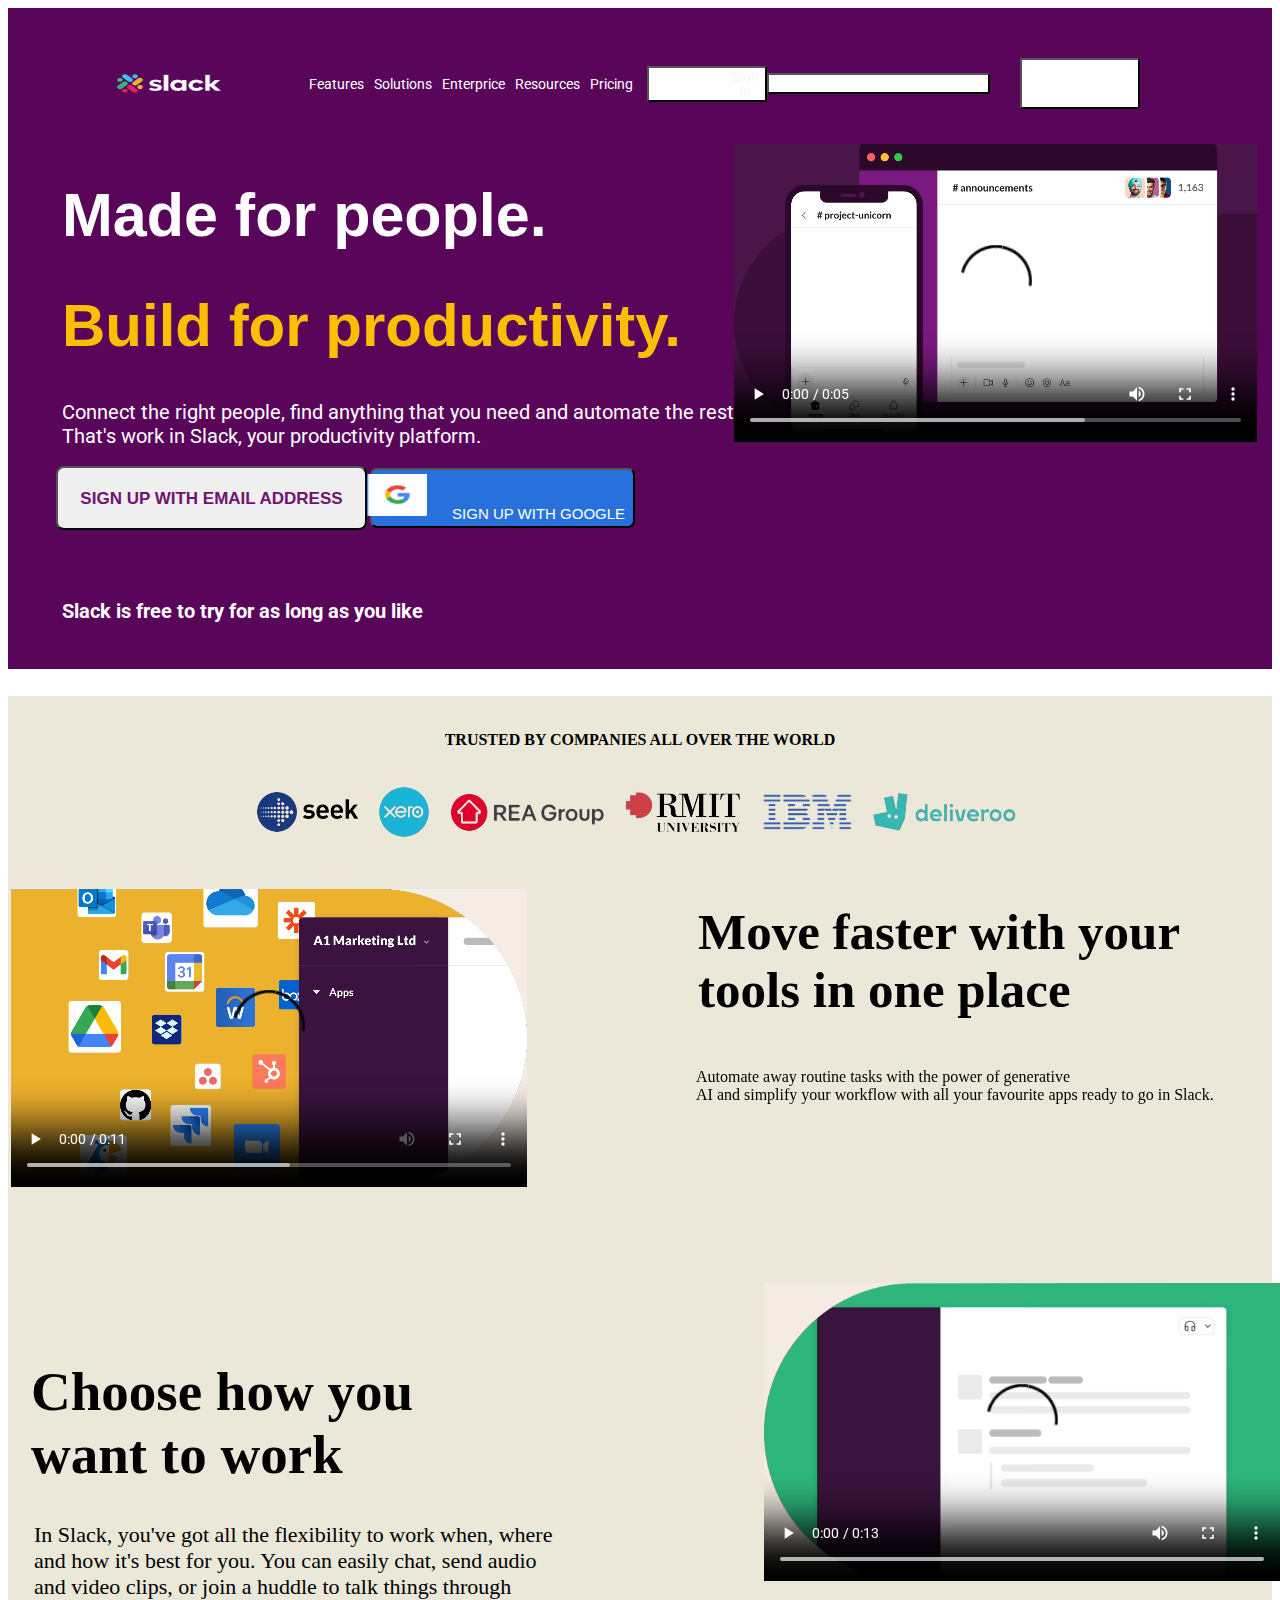
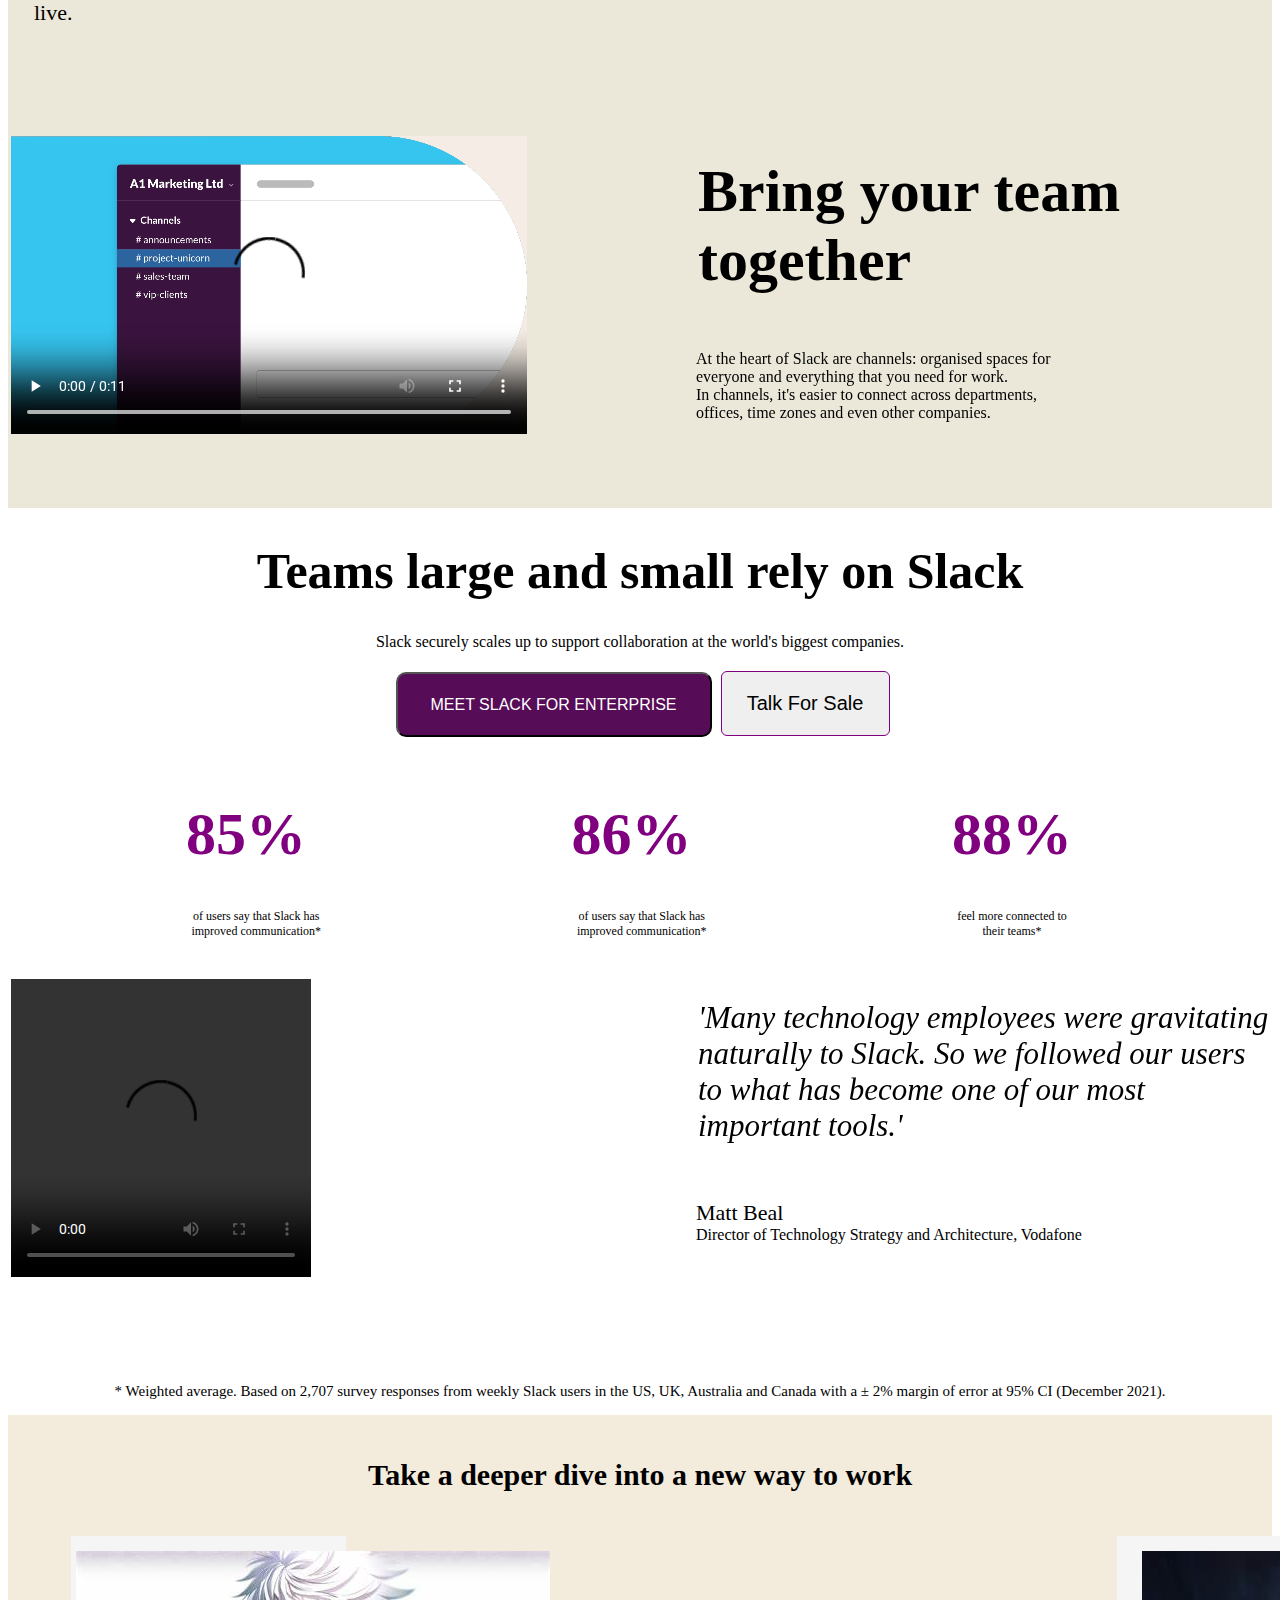
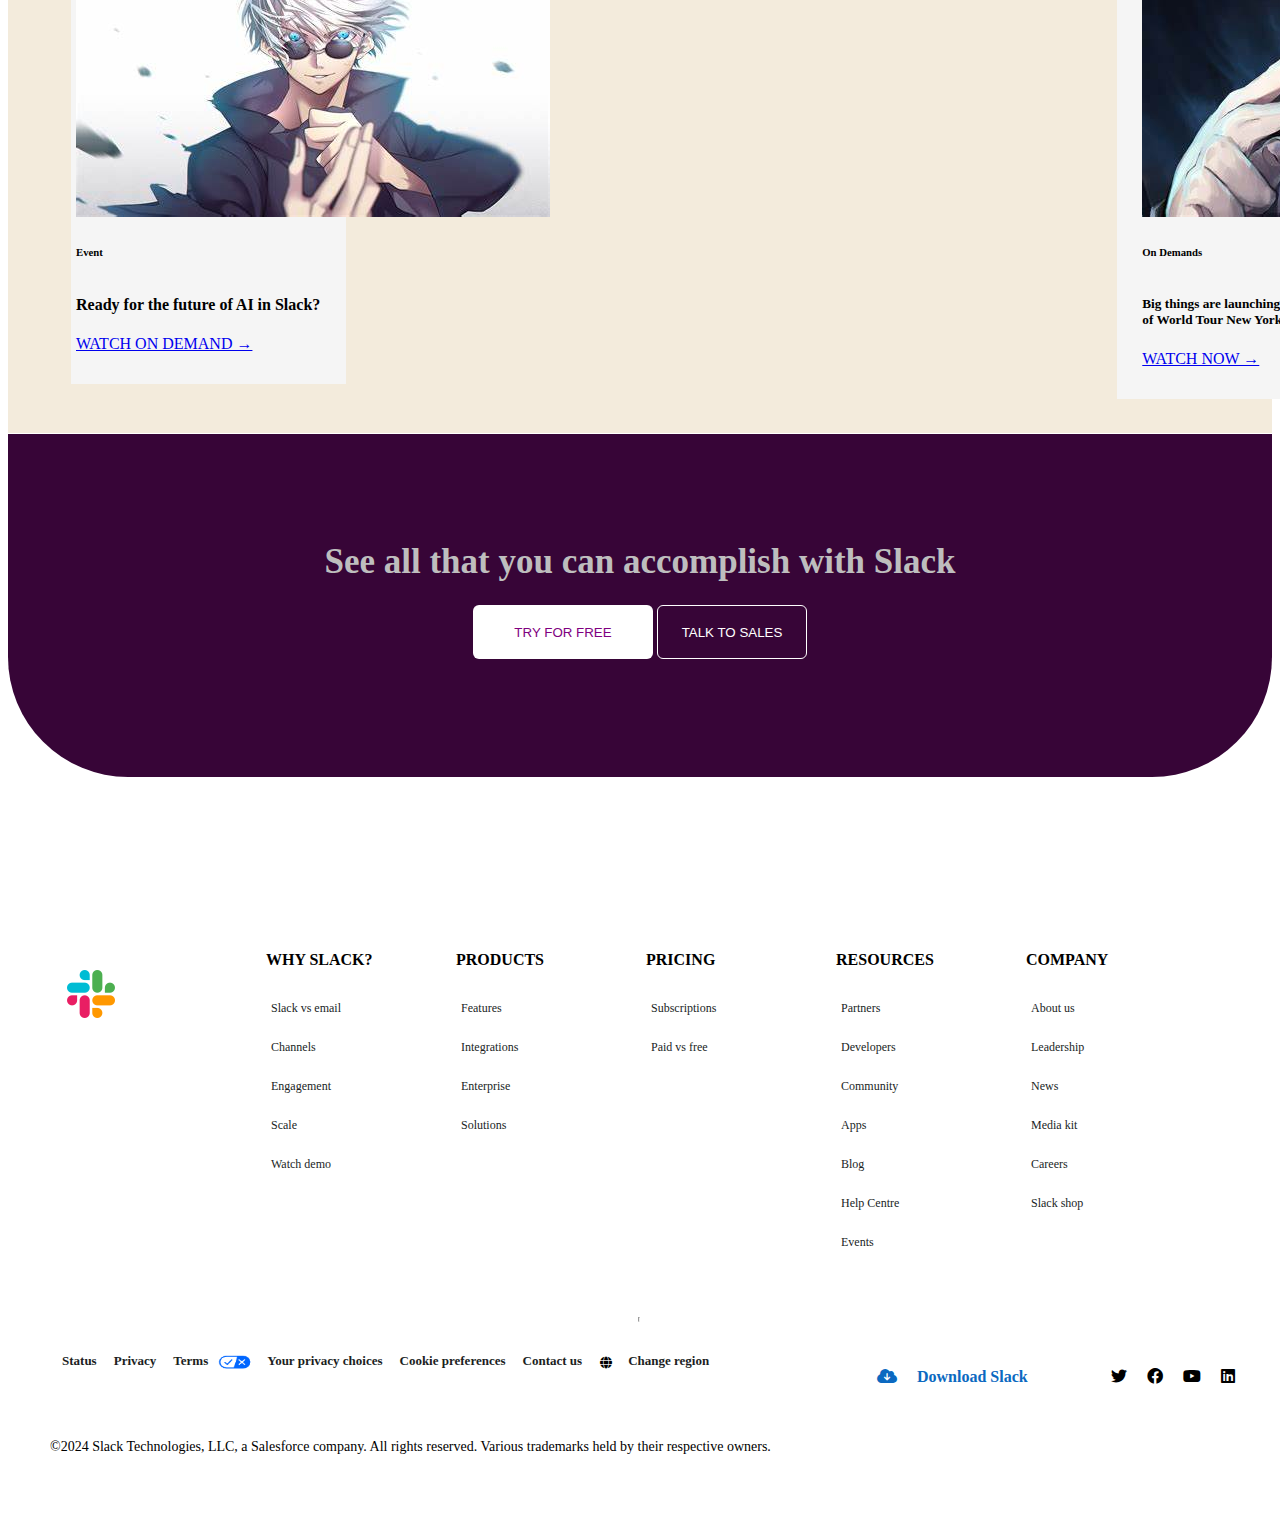
<file: Index2.html>
<!DOCTYPE html>
<html lang="en">

<head>
  <meta charset="UTF-8" />
  <meta name="viewport" content="width=device-width,initial-scale=1.0" />
  <meta name="description" content="" />
  <title>Slack-web-page</title>
  <link rel="preconnect" href="https://fonts.googleapis.com">
  <link rel="preconnect" href="https://fonts.gstatic.com" crossorigin>
  <link href="https://fonts.googleapis.com/css2?family=Poppins:wght@600&family=Roboto:wght@400;700&display=swap"
    rel="stylesheet">
  <link rel="icon" href="favicon.png">
  <link rel="preconnect" href="https://fonts.googleapis.com">
  <link rel="preconnect" href="https://fonts.gstatic.com" crossorigin>
  <link href="https://fonts.googleapis.com/css2?family=Poppins:wght@600&display=swap" rel="stylesheet">
  <link rel="stylesheet" href="index2.css">
  <link href="https://cdn.jsdelivr.net/npm/bootstrap@5.3.2/dist/css/bootstrap.min.css" rel="stylesheet"
    integrity="sha384-T3c6CoIi6uLrA9TneNEoa7RxnatzjcDSCmG1MXxSR1GAsXEV/Dwwykc2MPK8M2HN" crossorigin="anonymous">
  <link rel="stylesheet" href="https://cdnjs.cloudflare.com/ajax/libs/font-awesome/6.0.0/css/all.min.css">


</head>

<body>
  <header class="header-hero">

    <nav class="header-nav">
      <a href="https://slack.com/intl/en-in/">
        <div class="header-logo">
          <img src="slack.web.png" alt="logo" class="header-logo-image">

        </div>
      </a>

      <div class="container">
        <ul class="header-link-list">
          <li class="header-link-list">
            <a href="#"></a>Features
            <ul class="drop-down">
              <li>COLLABORATION</li>
              <li>AUTOMATION</li>
              <li>ENTERPRISE PLATFORM</li>
            </ul>
          </li>
          <li class="header-link-list">
            <a href="#"></a>Solutions
            <ul class="drop-down">
              <li>BY DEPARTMENT</li>
              <li>BY INDUSTRY</li>

            </ul>
          </li>
          <li class="header-link-list">
            <a href="#"></a>Enterprice
          </li>
          <li class="header-link-list">
            <a href="#"></a>Resources
            <ul class="drop-down">
              <li>Resources Library</li>
              <li>
                What's new</li>
              <li>Watch demo</li>
            </ul>
          </li>
          <li class="header-link-list">
            <a href="#"></a>Pricing
          </li>

        </ul>

      </div>


      <div>

        <i class="fa-solid fa-magnifying-glass"></i>
        <a href="https://www.google.in/">
        </a>
      </div>

      <a href="http://127.0.0.1:5500/sign-in.html">
        <button id="sign5" type="button" class=" btn btn-light-">
          Sign In
        </button>
      </a>



      <button type="button" class="btn btn-outline-light">Talk To Sale</button>

      <div class="navigation">


        <button type="button" class="btn btn-light">Try For Free</button>
      </div>

    </nav>

    <div class="header-hero-content">
      <div class="header-hero-text">
        <h1 class="header-hero-text-primary">
          Made for people.
        </h1>
        <h1 class="header-hero-text-secondary">
          Build for productivity.
        </h1>
        <p>
          Connect the right people, find anything that you need and automate the rest. That's work in Slack, your
          productivity platform.
        </p>
        <div class="header-hero-login-signup">
          <a href="https://mail.google.com/?login">
            <button id="gmail-logo" class='header-hero-signup-email'>
              SIGN UP WITH EMAIL ADDRESS
            </button>
          </a>
          <a " href=" https://www.google.in/">
            <button id="googlelogo" class='header-hero-signup-google'>
              <img src=" google.logo.png" alt="Logo" class="logo-google">
              SIGN UP WITH GOOGLE

            </button>
          </a>
        </div>
        <h4 class="h4-p">Slack is free to try for as long as you like</h4>
      </div>
      <div class="hero-content-video">
        <video controls autoplay loop class="video-web-1">
          <source src="slack..mp4" type="video/mp4">
        </video>
      </div>

    </div>

  </header>
  <div class="content-box">

    <div class="flex-grow-1 ms-3">
      <h5 class="mt-0">TRUSTED BY COMPANIES ALL OVER THE WORLD</h5>
    </div>

    <div class="flex-grow-1 ms-3">
      <img src="company-1.png" alt="logo">
    </div>

    <div class="video-source">
      <video controls autoplay loop class="video-web-2">
        <source src="Using the Workday.webm" type="video/mp4">
      </video>
      <h1 class="float-left-1">Move faster with your tools in one place</h1>
      <p class="float-1">Automate away routine tasks with the power of generative<br> AI and simplify your workflow
        with all your favourite apps ready to go in Slack.</p>
    </div>

    <div class="header-hero-content">
      <div class="header-hero-text">
        <h1 class="hero">
          Choose how you <br>want to work
        </h1>

        <p class="hero-1">
          In Slack, you've got all the flexibility to work when, where and how it's best for you. You can easily
          chat,
          send audio and video clips, or join a huddle to talk things through live.
        </p>

      </div>
      <div class="hero-content-video">
        <video controls autoplay loop class="video-web-3">
          <source src="mpvideo.webm" type="video/mp4">
        </video>
      </div>

    </div>
    <div class="video-source-1">
      <video controls autoplay loop class="video-web-4">
        <source src="connected.webm" type="video/mp4">
      </video>
      <div class="iron">


        <h1 class="float-left-2"><strong>Bring your team together</strong></h1>
        <p class="float-1">At the heart of Slack are channels: organised spaces for <br> everyone and everything
          that
          you need for work. <br> In channels, it's easier to connect across departments, <br> offices, time zones and
          even other companies.</p>
        <!-- <a id="spiderlink" class="spider" href="">Learn more about channels </a> -->
      </div>
    </div>
  </div>
  <div class="mad">
    <h1 class="hyper">Teams large and small rely on Slack</h1>
    <p>Slack securely scales up to support collaboration at the world's biggest companies.</p>

    <div class="android">

      <button type="button" class="normal">MEET SLACK FOR ENTERPRISE</button>
      <button type="button" class="white">Talk For Sale</button>
    </div>
  </div>
  <div class="origin">

    <div class="magic">
      <h1 class="num1">85%</h1>
      <p class="lord">of users say that Slack has improved communication*</p>
    </div>

    <div class="magician">
      <h1 class="num2">
        86%
      </h1>
      <p class="lord">of users say that Slack has improved communication*</p>
    </div>

    <div class="muscle">
      <h1 class="num3">
        88%
      </h1>
      <p class="lord">feel more connected to their teams*</p>
    </div>

  </div>
  <div class="video-source">
    <video controls autoplay loop class="video-web-5">
      <source
        src="https://a.slack-edge.com/1b4e2a3/marketing/img/homepage/true-prospects/customer-showcase/Vodafone_08.mp4"
        type="video/mp4">
    </video>
    <h4 class="float-left">'Many technology employees were gravitating naturally to Slack. So we followed our users to
      what has become one of our most important tools.'</h4>
    <p class="float-1">
      <span class="matabolic"> Matt Beal</span> <br>
      Director of Technology Strategy and Architecture, Vodafone
    </p>
  </div>

  <p class="enimy">* Weighted average. Based on 2,707 survey responses from weekly Slack users in the US, UK, Australia
    and Canada with a ± 2% margin of error at 95% CI (December 2021).</p>




  <div class="container2">
    <h1 class="legal">
      Take a deeper dive into a new way to work
    </h1>
    <div class="row row-cols-1 row-cols-md-4 g-4" style="padding-top: 30px;">
      <div id="alag" class="col">
        <div class="card h-100">
          <img src="gojo.jpg" class="card-img-top" alt="Loading">
          <div class="card-body">
            <h6 class="card-title">Event</h6>

            <h4 class="card-title">Ready for the future of AI in Slack?</h4>
            <p class="card-text">
              <a href="#">WATCH ON DEMAND →
            </p></a>
          </div>

        </div>
      </div>
      <div class="col">
        <div id="alag2" class="card h-100">
          <img src="2nd.jpg" class="card-img-top" alt="Loading">
          <div class="card-body">
            <h6 class="card-title">On Demands</h6>

            <h5 class="card-title">Big things are launching. Relive the highlights of World Tour New York!</h5>
            <p class="card-text">
              <a href="#">WATCH NOW →
            </p></a>
          </div>

        </div>
      </div>
      <div class="col">
        <div id="alag3" class="card h-100">
          <img src="gojo.jpg" class="card-img-top" alt="Loading">
          <div class="card-body">
            <h6 class="card-title">Customer story</h6><br>

            <h5 class="card-title">How OpenAI expands ChatGPT with Slack.</h5>
            <p class="card-text">
              <a href="#">READ MORE →
            </p></a>
          </div>

        </div>
      </div>
      <div class="col">
        <div class="card h-100">
          <img src="2nd.jpg" class="card-img-top" alt="Loading">
          <div class="card-body">
            <h6 class="card-title">Webinar</h6>
            <h5 class="card-title">Top Slack tips to boost productivity</h5>
            <p class="card-text">
              <a href="#">WATCH NOW → </a>
            </p>
          </div>

        </div>
      </div>
    </div>
  </div>
  <div class="marvel">
    <div class="ironman">
      <h1 class="thor">See all that you can accomplish with Slack</h1>

      <button type="button" class="blackwidow">TRY FOR FREE</button>
      <button type="button" class="natasha">TALK TO SALES</button>
    </div>
  </div>

  <div class="container3">
    <footer>
      <img src="./slack-logo.png">

      <div class="footer">
        <div class="contain">
          <div class="col">
            <h1>WHY SLACK?</h1>
            <ul>
              <li>Slack vs email</li>
              <li>Channels</li>
              <li>Engagement</li>
              <li>Scale</li>
              <li>Watch demo</li>
            </ul>
          </div>
          <div class="col">
            <h1>Products</h1>
            <ul>
              <li>Features</li>
              <li>Integrations</li>
              <li>Enterprise</li>
              <li>Solutions</li>
            </ul>
          </div>
          <div class="col">
            <h1>PRICING</h1>
            <ul>
              <li>Subscriptions</li>
              <li>Paid vs free</li>

            </ul>
          </div>
          <div class="col">
            <h1>Resources</h1>
            <ul>
              <li>Partners</li>
              <li>Developers</li>
              <li>Community</li>
              <li>Apps</li>
              <li>Blog</li>
              <li>Help Centre</li>
              <li>Events</li>
            </ul>
          </div>
          <div class="col">
            <h1>COMPANY</h1>
            <ul>
              <li>About us</li>
              <li>Leadership</li>
              <li>News</li>
              <li>Media kit</li>
              <li>Careers</li>
              <li>Slack shop</li>
            </ul>
          </div>
        </div>
      </div>
    </footer>
  </div>
  <div class="minit">
    <hr class="horizontal">
    <ul class="kumfu">
      <li>Status</li>
      <li>Privacy</li>
      <li>Terms</li>
      <img src="./tick-logo.png" class="tick">
      <li>Your privacy choices</li>
      <li>Cookie preferences</li>
      <li>Contact us</li>
      <i class="fa-solid fa-globe"></i>
      <li>Change region</li>
    </ul>
    <div class="antity">
      <ul class="download">
        <li><i class="fa-solid fa-cloud-arrow-down"></i></li>
        <li class="derive"> Download Slack</li>
        <li> <i class="fa-brands fa-twitter"></i></li>
        <li> <i class="fa-brands fa-facebook"></i></li>
        <li> <i class="fa-brands fa-youtube"></i></li>
        <li> <i class="fa-brands fa-linkedin"></i></li>
      </ul>
    </div>
    <p class="footer-para">
      ©2024 Slack Technologies, LLC, a Salesforce company. All rights reserved. Various trademarks held by their
      respective owners.
    </p>

  </div>
</body>

</html>
</file>
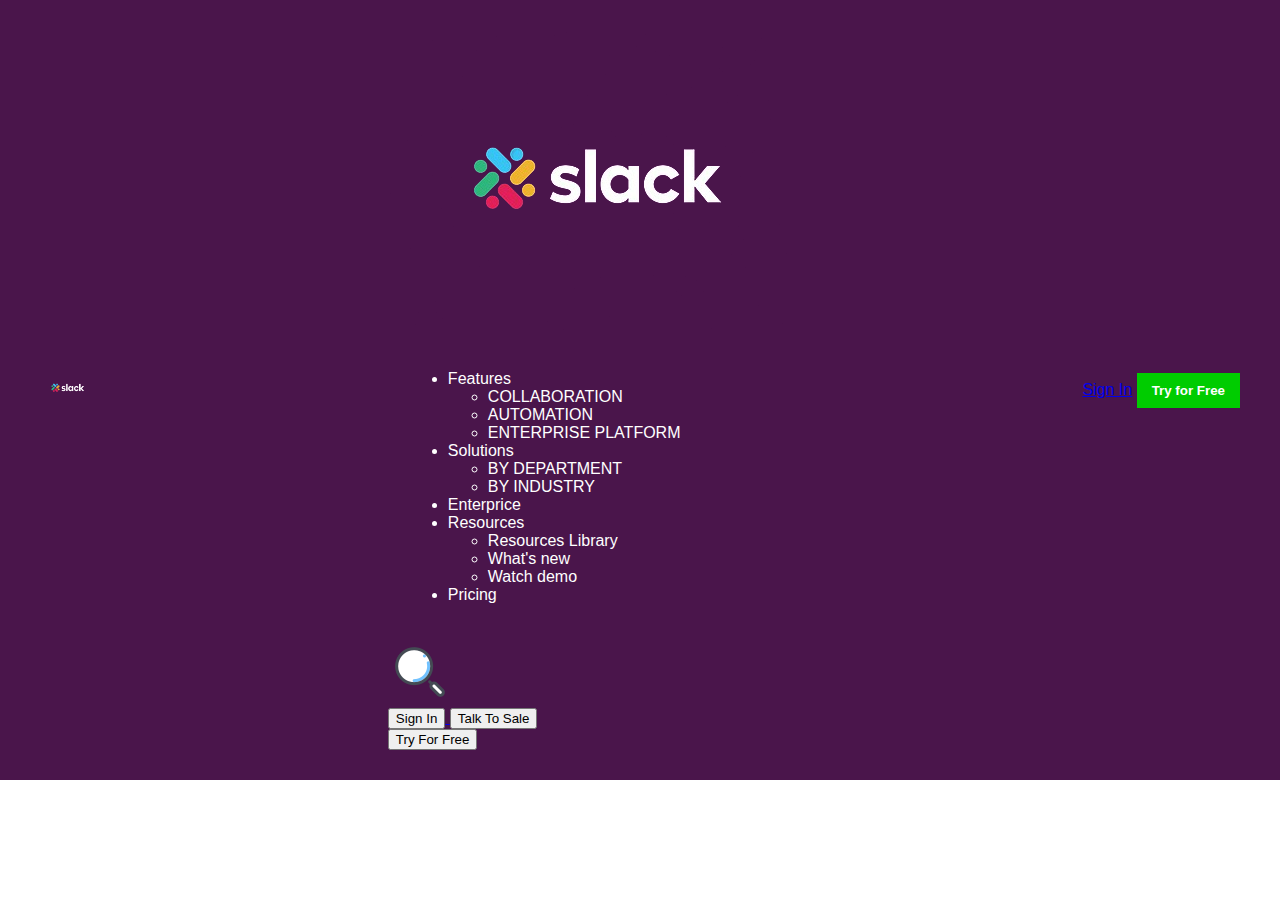
<file: index3.html>
<!DOCTYPE html>
<html lang="en">

<head>
    <meta charset="UTF-8">
    <meta name="viewport" content="width=device-width, initial-scale=1.0">
    <link rel="stylesheet" href="index3.css">
    <link rel="stylesheet" href="https://cdnjs.cloudflare.com/ajax/libs/font-awesome/6.1.0/css/all.min.css"
        integrity="sha384-KyZXEAg3QhqLMpG8r+Knujsl7/1L_dstPt3HV5HzF6Gvk/e3s4Wz6iJgD/+ub2oU" crossorigin="anonymous" />
    <title>Slack Navbar</title>
</head>

<body>

    <header class="navbar">
        <div class="container">
            <div class="logo">
                <a href="https://slack.com/intl/en-in/">
                    <div class="header-logo">
                      <img src="slack.web.png" alt="logo" class="header-logo-image">
            
                    </div>
                  </a>
            </div>
             <nav class="header-nav">
      <a href="https://slack.com/intl/en-in/">
        <div class="header-logo">
          <img src="slack.web.png" alt="logo" class="header-logo-image">

        </div>
      </a>

      <div class="container">
        <ul class="header-link-list">
          <li class="header-link-list">
            <a href="#"></a>Features
            <ul class="drop-down">
              <li>COLLABORATION</li>
              <li>AUTOMATION</li>
              <li>ENTERPRISE PLATFORM</li>
            </ul>
          </li>
          <li class="header-link-list">
            <a href="#"></a>Solutions
            <ul class="drop-down">
              <li>BY DEPARTMENT</li>
              <li>BY INDUSTRY</li>

            </ul>
          </li>
          <li class="header-link-list">
            <a href="#"></a>Enterprice
          </li>
          <li class="header-link-list">
            <a href="#"></a>Resources
            <ul class="drop-down">
              <li>Resources Library</li>
              <li>
                What's new</li>
              <li>Watch demo</li>
            </ul>
          </li>
          <li class="header-link-list">
            <a href="#"></a>Pricing
          </li>

        </ul>

      </div>


      <div>

        <a href="https://www.google.in/">
          <img src="searchlog.png" class="log">
        </a>
      </div>

      <a href="http://127.0.0.1:5500/sign-in.html">
        <button id="sign5" type="button" class=" btn btn-light-">
          Sign In
        </button>
      </a>



      <button type="button" class="btn btn-outline-light">Talk To Sale</button>

      <div class="navigation">


        <button type="button" class="btn btn-light">Try For Free</button>
      </div>

    </nav>
            <div class="user-actions">
                <a href="#">Sign In</a>
                <button>Try for Free</button>
            </div>
        </div>
    </header>

    <!-- Your content goes here -->

</body>

</html>
</file>
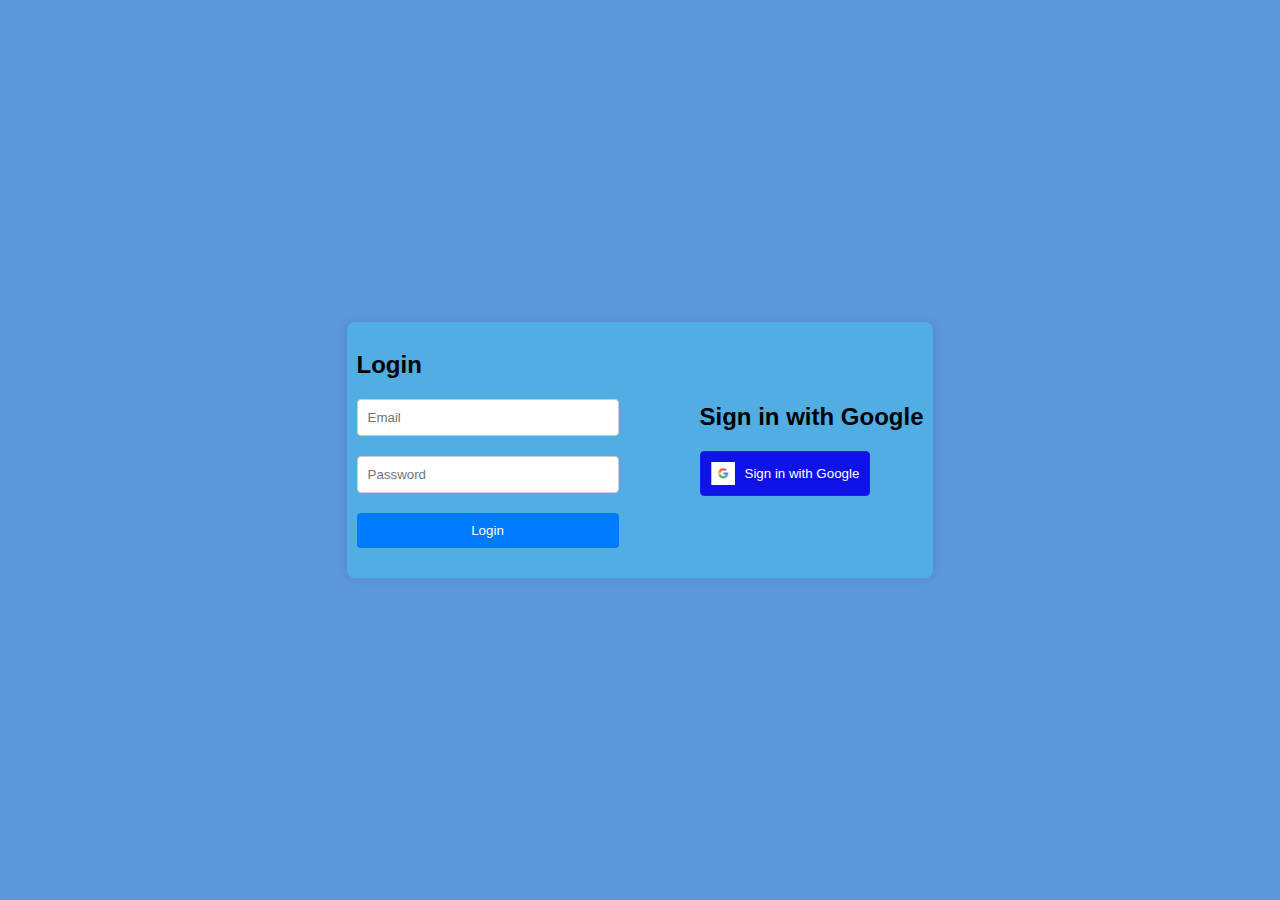
<file: sign-in.html>
<!DOCTYPE html>
<html lang="en">
<head>
  <meta charset="UTF-8">
  <title>Login and Sign Up</title>
  <link rel="stylesheet" href="sign-in.css">
  <link href="https://cdn.jsdelivr.net/npm/bootstrap@5.3.2/dist/css/bootstrap.min.css" rel="stylesheet"
    integrity="sha384-T3c6CoIi6uLrA9TneNEoa7RxnatzjcDSCmG1MXxSR1GAsXEV/Dwwykc2MPK8M2HN" crossorigin="anonymous">
</head>
<body>
  <div class="container">
    <form class="form">
      <h2>Login</h2>
      <input type="email" placeholder="Email" required>
      <input type="password" placeholder="Password" required>
      <button type="submit">Login</button>
    </form>
    <div class="divider"></div>
    <div class="google">
      <h2>Sign in with Google</h2>
      <a href="https://accounts.google.com/v3/signin/identifier?authuser=0&continue=https%3A%2F%2Fmyaccount.google.com%2F%3Futm_source%3DOGB%26utm_medium%3Dapp&ec=GAlAwAE&hl=en&service=accountsettings&flowName=GlifWebSignIn&flowEntry=AddSession&dsh=S805926324%3A1704434563967257&theme=glif">
      <button class="google-btn">
        <img src="google.logo.png" alt="Google ">
        Sign in with Google
      </button>
    </a>
    </div>
  </div>
</body>
</html>
</file>
<file: index2.css>
.header-hero {
  padding: 20px 50px;
  color: white;
  font-family: 'Poppins', sans-serif;
  font-family: 'Roboto', sans-serif;
  background-color: rgb(89 5 89);

}

#gmail-logo {
  height: 64px;
  padding-bottom: 10px;
  font-size: 17px;
  text-align: center;
  padding-top: 12px;
  width: 311px;
  position: relative;
  font-weight: 600;
  bottom: 2px;
  color: rgb(110 20 110);
  transition: all 0.1s;
  border-radius: 8px;

}

#gmail-logo:hover {
  border: 4px solid whitesmoke;
}

.logo-google {
  height: 42px;
  width: 60px;
  margin-bottom: 3px;
  padding-right: 8px;
  position: relative;
  right: 13px;
}

#googlelogo {
  height: 60px;
  width: 265px;
  font-size: 15px;
  font-weight: 400;
  background: #2871dc;
  color: #ffffff;
  border-radius: 7px;
}

.col-lg-2 {
  flex: 0 0 auto;
  flex-grow: 0;
  flex-shrink: 0;
  flex-basis: auto;
  width: 16.66666667%;
  font-size: 20px;
  text-decoration: none;
}

.header-logo-text {
  color: white;
  font-family: 'Poppins', sans-serif;
  margin-left: 3px;
}

.header-nav {
  display: flex;
  align-items: center;
  font-size: 17px;
  font-weight: 400;

  width: 1238px;
  padding-left: -2px;


}

.hero-1 {
  font-size: 22px;
  padding-left: 22px;
  width: 521px;
}

.header-logo-image {
  height: 90px;
  width: 9.9em;
  /* display:flex; */
  padding-left: 23px;
}

.header-logo {
  display: flex;
  align-content: center;
}

.header-link-list {
  /* dot dropdown */
  list-style: none;
}

.header-link-list a:hover {
  text-decoration: none;
}

.header-link-list {
  flex-grow: 3;
  display: flex;
  justify-content: left;
  margin-left: 10px;

}

li {
  margin-left: 20px;

}
.fa-magnifying-glass{
  position: relative;
  position: relative;
  top: 16px;
  right: -23px;
  width: 14px;
}

.header-signed-out {
  display: flex;
  flex-grow: 2;
  justify-content: right;
  align-content: center;
}

.header-hero-text {
  text-align: left;
  padding-right: 357px;
}

.header-hero-text-primary {
  font-family: 'Anton', sans-serif;
  font-size: 61px;
  font-weight: 700;

}

.header-hero-text-secondary {
  color: #fcbe03;
  font-family: 'Anton', sans-serif;
  font-size: 60px;
  font-weight: 700;
  width: 700px;
}

.header-hero-login-signup {
  display: flex;
  margin-left: -6px;
  gap: 3px;
}

.hero-content-video {
  width: 60%;
  height: 50%;
  /* color:red; */
  background-color: transparent;
}

.header-hero-content {
  display: flex;
  padding-left: 4px;
  font-size: 20px;
}

.video-source {
  margin-top: 23px;
  height: 394px;
}

.video-source-1 {
  margin-top: 83px;
  height: 377px;
}

/* .header-hero-text{ */
/* } */
.video-web {

  margin: 3rem 0 0 -3rem;
  background-color: transparent;
  position: relative;
  height: 298px;
  top: -43px;
  right: 242px;
}


.float-left {
  position: relative;
  bottom: 365px;
  padding-left: 690px;
  font-size: 31px;
  font-weight: 400;
  font-style: italic;
}

.float-left-2 {
  position: relative;
  bottom: 365px;
  padding-left: 690px;
  font-size: 60px;
  font-weight: 500;

}

div .float-left-1 {
  position: relative;
  bottom: 365px;
  padding-left: 690px;
  font-size: 51px;
  font-weight: 700;

}

.float-1 {
  position: relative;
  bottom: 350px;
  padding-left: 688px;
  font-size: 16px;

}

.matabolic {
  font-weight: 500;
  font-size: 22px;
}

.navigation {

  padding-right: 300px;
  border: whitesmoke;
  border-radius: 5px;
  padding: 30px;



}

.h4-p {
  padding-top: 40px;
}

.btn {
  background-color: white;
  color: white;
  padding-left: 82px;
  width: 18%;
}

.btn-light {
  color: transparent;
  width: 120px;
}

#sign5 {
  width: 120px;
  color: whitesmoke;

}

#sign5 :hover {
  border: 3px solid white;
}

.btn-outline {
  color: #ffffff;
}

.btn-outline a:hover {
  text-decoration: underline;
}

.container {
  display: flex;
  font-size: 14px;

}


.drop-down {
  display: flex;

  list-style: none;
}

/* ********************************************** */
/* styles.css */
/* Basic styling for the dropdown */
.header-link-list {
  position: relative;
}

.drop-down {
  display: none;
  position: absolute;
  top: 100%;
  left: 0;
  z-index: 1;
  background-color: whitesmoke;
  color: black;
  font-weight: bold;
  font-size: medium;
  border: 1px solid rgb(3, 3, 3);
  padding: 10px;
  padding: auto;
}

/* Show dropdown when hovering over the header link */
.header-link-list :hover .drop-down {
  display: flex;
  cursor: pointer;
  text-decoration: none;
}

/* Styling for the dropdown items */
.drop-down li {
  list-style: none;
  margin-bottom: 5px;
}

/* Styling for the links in the dropdown */
.drop-down li a {
  text-decoration: none;
  color: #333;
  display: flex;
  cursor: pointer;

}

.drop-down li a:hover {
  color: #ff6600;
}


.mt-0 {
  text-align: center;
  padding-top: 35px;
  font-size: medium;
}

.ms-3 {
  text-align: center;
}

.video-web-1 {
  margin: 3rem 0 0 -3rem;
  background-color: transparent;
  position: relative;
  height: 298px;
  padding-left: 23px;
  top: -43px;
  right: 360px;
}

.video-web-2 {
  margin: 3rem 0 0 -3rem;
  background-color: transparent;
  position: relative;
  height: 298px;
  padding-left: 23px;
  top: -43px;
  right: -28px;
}

.video-web-3 {
  margin: 3rem 0 0 -3rem;
  background-color: transparent;
  position: relative;
  height: 298px;
  padding-left: 23px;
  top: -43px;
  right: 123px;

}

.video-web-4 {
  margin: 3rem 0 0 -3rem;
  background-color: transparent;
  position: relative;
  height: 298px;
  padding-left: 23px;
  top: -43px;
  right: -28px;

}

.video-web-5 {
  margin: 3rem 0 0 -3rem;
  background-color: transparent;
  position: relative;
  height: 298px;
  padding-left: 23px;
  top: -43px;
  right: -28px;

}

.hero {
  font-size: 55px;
  margin-top: 82px;
  font-weight: bold;
  text-align: justify;
  padding-left: 19px;
}

.content-box {
  background-color: rgb(235, 231, 217);
}

.mad {
  text-align: center;
  margin: 17px auto;

}

.hyper {
  font-weight: 78%;
  font-size: 50px;
}

.spider {
  margin: 22px auto;
  padding-left: 749px;
}

.normal {
  border-radius: 10px;
  height: 65px;
  width: 316px;
  color: white;
  font-size: 16px;
  background-color: #570c57;
  font-weight: 400;
  margin: 5px;
}



.white {
  height: 65px;
  width: 169px;
  border-radius: 6px;
  border: 0.1px solid purple;
  font-size: 20px;
}

.android {
  gap: 2px;
}



h1.num1 {
  font-size: 60px;
  font-weight: bold;
  color: purple;
  text-align: justify;


}

h1.num2 {
  font-size: 60px;
  font-weight: bold;
  color: purple;
  text-align: justify;
}

.origin {
  display: flex;
  text-align: center;
  margin-right: 200px;
  justify-content: center;
}

.magic {
  padding-left: 178px;
}

h1.num3 {
  font-size: 60px;
  font-weight: bold;
  color: purple;
  text-align: justify;
}

.muscle {
  padding-left: 240px;

}

.magician {
  padding-left: 245px;

}

.lord {
  font-size: 12px;
}

.enimy {
  text-align: center;
  font-size: 15px;
}

h1.legal {
  text-align: center;
  padding-top: 8px;
  font-size: 30px;

}

div.container2 {
  background-color: rgb(243, 235, 220);
  padding-top: 15px;
}

.col {
  flex: 0 0 auto;
  width: 78%;
  padding: 2px 45px;

}

.col :hover {
  background-color: #fff;

}

div .row {
  padding-left: 38px;
  position: relative;
  top: -8px;
}

div.card {
  background-color: whitesmoke;
  width: 265px;
  gap: 12%;
  padding: 15px 5px;
}

h6.card-title {
  padding-bottom: 13px;
}

#alag {
  padding-left: 25px;
  display: block;
  width: -222px;
}

#alag2 {
  padding-left: 25px;
}

#alag3 {
  padding-right: 25px;
}

div.row {
  padding-top: 32px;
}

.ironman {

  text-align: center;
  margin: 122px auto;
  font-weight: 22px;
  position: relative;
  top: 32px;
  padding-top: 39px;
  ;

}

.thor {
  text-align: center;
  padding-top: 13px;
  font-size: 35px;
  font-weight: 800px;
  color: rgb(190, 190, 190);

}

.marvel {
  background-color: rgb(55, 5, 55);
  height: 343px;
  border-bottom-right-radius: 120px;
  border-bottom-left-radius: 120px;
  margin-bottom: 12px;
  position: relative;
  bottom: 121px;
}

.fa-solid {
  height: 56px;
}

.minit {
  position: relative;
  display: grid;
  width: 1262px;
  text-align: left;
  height: 200px;
}

.horizontal {
  font-weight: 500;
  margin-bottom: 88px;

}


.kumfu {
  margin-top: -76px;
  display: flex;
  list-style: none;
  font-size: 12px;
  font-weight: bold;
  cursor: pointer;
  height: 44px;
  margin-bottom: 33px;
  line-height: 54px;
}

.kumfu li {

  color: rgb(32, 30, 30);
  font-size: 13px;
  font-weight: 700;
  cursor: pointer;
  margin-left: 5px;
  transition: all .1s;
  padding: 0px 3px 20px 9px;
}

.kumfu li :hover {
  color: #2871dc;
}

.tick {
  height: 22px;
  width: 38px;
  margin-top: 18px;
  padding-left: 4px;
}

.footer-para {
  font-size: 14px;
  padding-left: 42px;
  margin-top: -66px;

}

.fa-globe {
  padding: 23px 2px 21px 15px;
}

.antity {
  display: flex;
  flex-direction: row;
  position: relative;
  top: -97px;
  width: 400px;
  margin-left: 809px;

}.download {
  list-style: none;
  position: relative;
  top: 35px;
  display: flex;
}
.derive{
  width: 174px;
  font-weight: 700;
  color: rgb(11, 105, 193);
}
.fa-cloud-arrow-down{
  color: rgb(11, 105, 193);
}
.fa-twitter:hover{
  color: rgb(11, 105, 193);

}
.fa-facebook:hover{
  color: rgb(11, 105, 193);

}
.fa-youtube:hover{
  color: rgb(11, 105, 193);

}
.fa-linkedin:hover{
  color: rgb(11, 105, 193);
}


.blackwidow {
  border-radius: 6px;
  height: 54px;
  border: 2px;
  width: 180px;
  background-color: white;
  color: purple;
  font-weight: 500;
  transition: all .1s;

}

.blackwidow:hover {
  border: 2px solid purple;
}

.natasha {
  width: 150px;
  height: 54px;
  background: none;
  border: 1px solid white;
  color: white;
  margin-top: -7px;
  border-radius: 6px;
  transition: all .1s;
}

.natasha:hover {
  border: 2px solid white;
}

#fool {
  display: flex;
  margin: 4px 172px;
}

.row {
  display: flex;
  padding-left: 656px;
}

#idiot {
  padding-left: 186px;
}


div footer img {
  margin: 1px 9px;
  display: flex;
  width: 48px;
  height: 48px;
  padding-top: 2px;
  position: relative;
  top: 58px;
  left: 50px;
}

div .container3 .row {
  border: 2px solid rgb(237, 0, 39);
}

/* @@@@@@@@@@@@@@@@@@@@@@@@@@@@@@@@@@@@@@@@@@ */
.icons3 {
  display: flex;
}

.mb-3 {
  font-size: 16px;
  font-weight: 600;
}

@media only screen and (max-width: 600px) {
  html {
    width: min(100%, 950px);
  }
}

/* *************************************************************/
.footer {
  width: 100%;
  position: relative;
  height: auto;
  background-color: rgb(126, 126, 126);
  left: 142px;
  top: -32px;
  margin: 0px 63px;
}

.footer .col {
  width: 190px;
  height: auto;
  float: left;
  box-sizing: border-box;
  -webkit-box-sizing: border-box;
  -moz-box-sizing: border-box;
  padding: 0px 20px 20px 20px;
}

.footer .col h1 {
  font-size: 16px;
  padding: 11px 0px 4px 1px;
  font-weight: 600;
  text-transform: uppercase;
  color: black;
}

.footer .col ul {
  list-style-type: none;
  margin: 0;
  padding: 0;
}

.footer .col ul li {
  color: rgb(32, 30, 30);
  font-size: 12px;
  font-weight: 500;
  padding: 17px 22px 7px 1px;
  cursor: pointer;
  margin-left: 5px;
  transition: all .1s;
}

.footer .col ul li:hover {
  color: rgb(33, 79, 169);
  font-weight: 500;
}

@media only screen and (min-width: 1280px) {
  .contain {
    width: 1200px;
    margin: 0 auto;
  }
}

@media only screen and (max-width: 950px) {
  .footer .col {
    width: 33%;
  }

  .footer .col h1 {
    font-size: 14px;
  }

  .footer .col ul li {
    font-size: 13px;
  }
}

@media only screen and (max-width: 500px) {
  .footer .col {
    width: 50%;
  }

  .footer .col h1 {
    font-size: 14px;
  }

  .footer .col ul li {
    font-size: 13px;
  }
}

@media only screen and (max-width: 340px) {
  .footer .col {
    width: 100%;
  }
}
</file>
<file: index3.css>
body {
    margin: 0;
    padding: 0;
    font-family: 'Poppins', sans-serif;
  }
  
  .container {
    max-width: 1200px;
    margin: 0 auto;
    padding: 20px;
    display: flex;
    justify-content: space-between;
    align-items: center;
  }
  
  .navbar {
    background-color: #4A154B;
    color: white;
    padding: 10px 0;
  }
  
  .logo img {
    height: 40px;
  }
  
  .nav-links {
    display: flex;
    gap: 20px;
  }
  
  .nav-links a {
    text-decoration: none;
    color: white;
    font-weight: 600;
    position: relative;
  }
  
  .nav-links a:hover {
    color: #00CC00;
  }
  
  .dropdown {
    position: relative;
  }
  
  .dropdown-content {
    display: none;
    position: absolute;
    top: 100%;
    left: 0;
    background-color: #4A154B;
    box-shadow: 0 4px 8px rgba(0, 0, 0, 0.1);
    z-index: 1;
    min-width: 220px;
    border-radius: 4px;
    overflow: hidden;
  }
  
  .dropdown:hover .dropdown-content {
    display: block;
  }
  
  .channel-category {
    padding: 10px;
  }
  
  .channel-category h3 {
    color: #00CC00;
    font-size: 14px;
    margin-bottom: 8px;
  }
  
  .channel-category a {
    color: white;
    display: block;
    padding: 8px 10px;
    text-decoration: none;
    transition: background-color 0.3s;
  }
  
  .channel-category a span {
    color: #00CC00;
    margin-right: 5px;
  }
  
  .channel-category a:hover {
    background-color: #008800;
  }
  
  .user-actions button {
    background-color: #00CC00;
    color: white;
    border: none;
    padding: 10px 15px;
    cursor: pointer;
    font-weight: 600;
    transition: background-color 0.3s;
  }
  
  .user-actions button:hover {
    background-color: #008800;
  }
</file>
<file: sign-in.css>
body {
    margin: 0;
    padding: 0;
    font-family: Arial, sans-serif;
    display: flex;
    
    justify-content: center;
    align-items: center;
    height: 100vh;
    background-color: #5c97da;
  }
  
  .container {
    display: flex;
    justify-content: center;
    align-items: center;
    background-color: #51ade2;
    padding:10px;
    
    border-radius: 8px;
    box-shadow: 0 0 10px rgba(0, 0, 0, 0.1);
  }
  
  .form {
    display: flex;
    flex-direction: column;
  }
  
  h2 {
    margin-bottom: 20px;
    font-size: 24px;
  }
  
  input[type="email"],
  input[type="password"],
  button {
    margin-bottom: 20px;
    padding: 10px;
    border: 1px solid #ccc;
    border-radius: 4px;
  }
  
  input[type="email"],
  input[type="password"] {
    width: 240px;
  }
  
  button {
    cursor: pointer;
    background-color: #007bff;
    color: #fff;
    border: none;
    border-radius: 4px;
  }
  
  button:hover {
    background-color: #0056b3;
  }
  
  .divider {
    border-right: 1px solid #ccc;
    margin: 0 40px;
  }
  
  .google {
    text-align: center;
  }
  
  .google h2 {
    margin-bottom: 20px;
    font-size: 24px;
  }
  
  .google-btn {
    display: flex;
    align-items: center;
    padding: 10px;
    border: 1px solid #1422e7;
    border-radius: 4px;
    background-color: #0f13e7;
    cursor: pointer;
  }
  
  .google-btn img {
    width: 24px;
    margin-right: 10px;
  }
</file>
